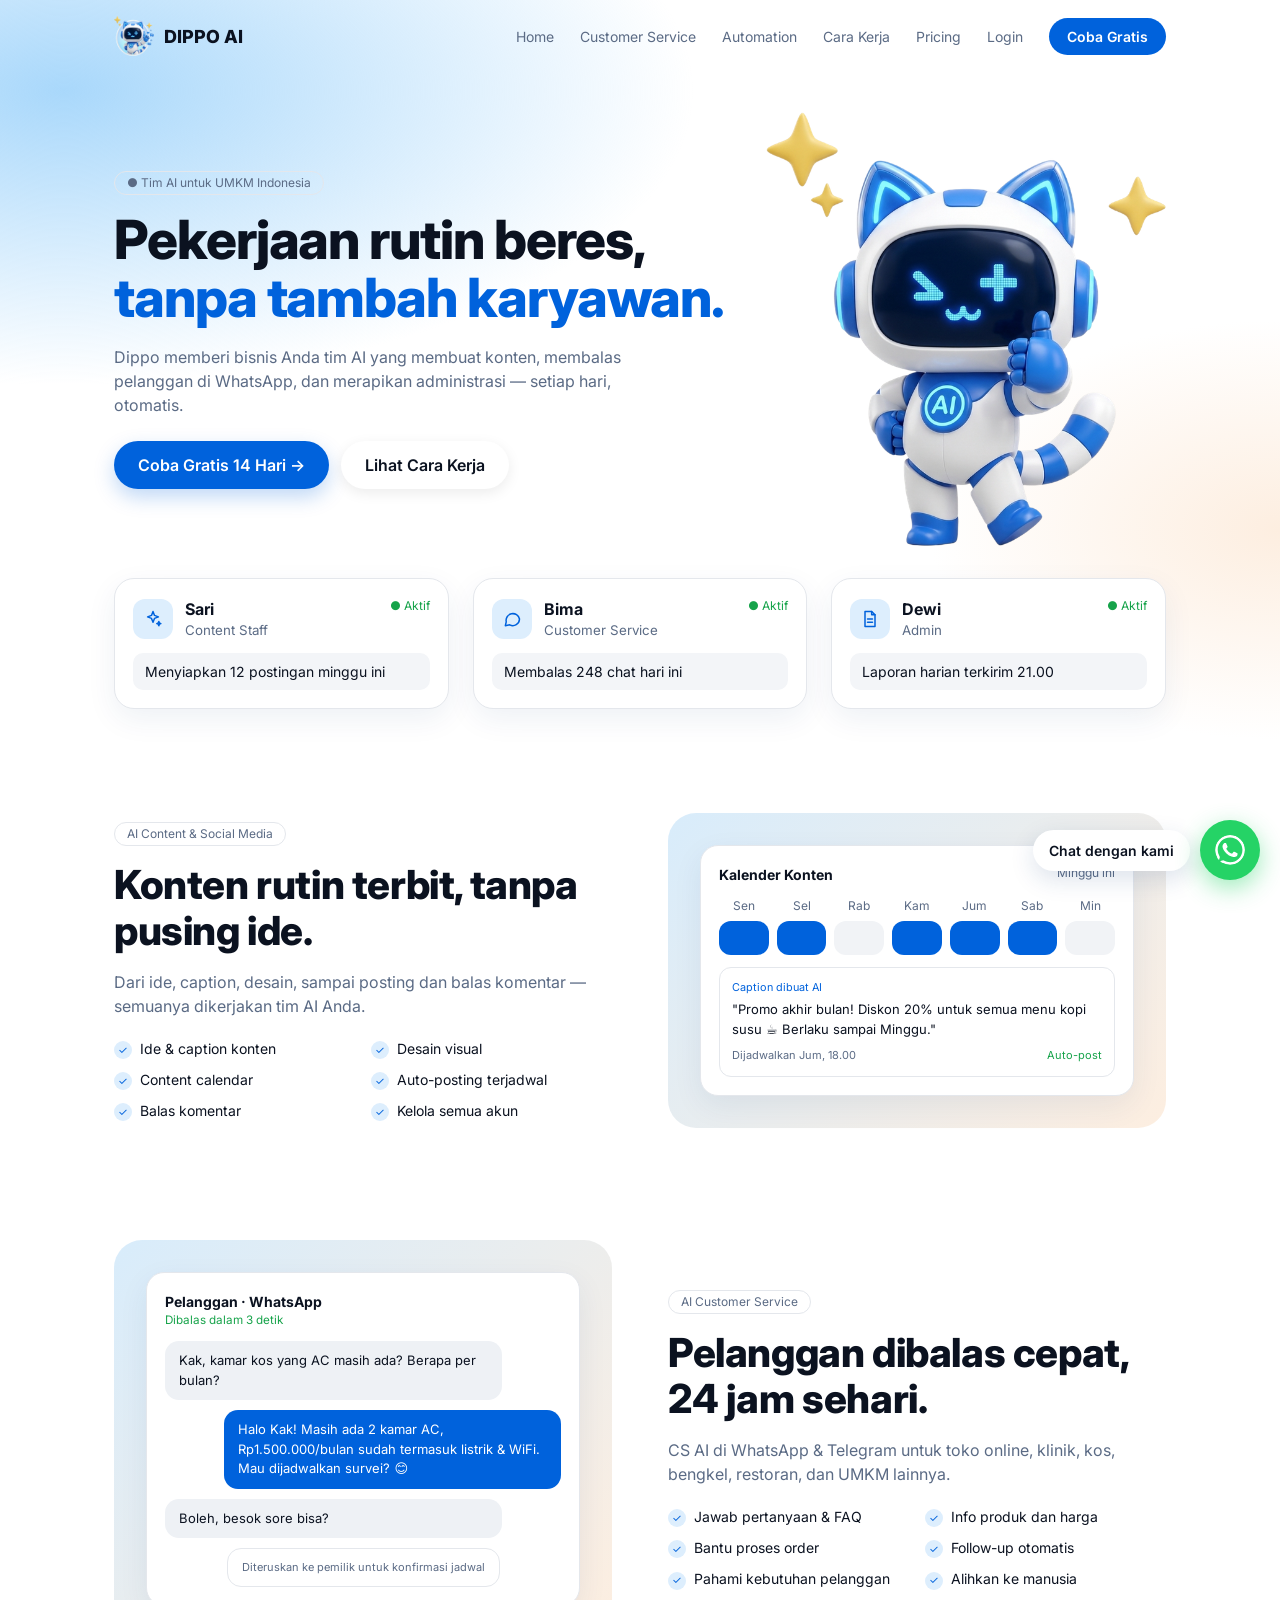
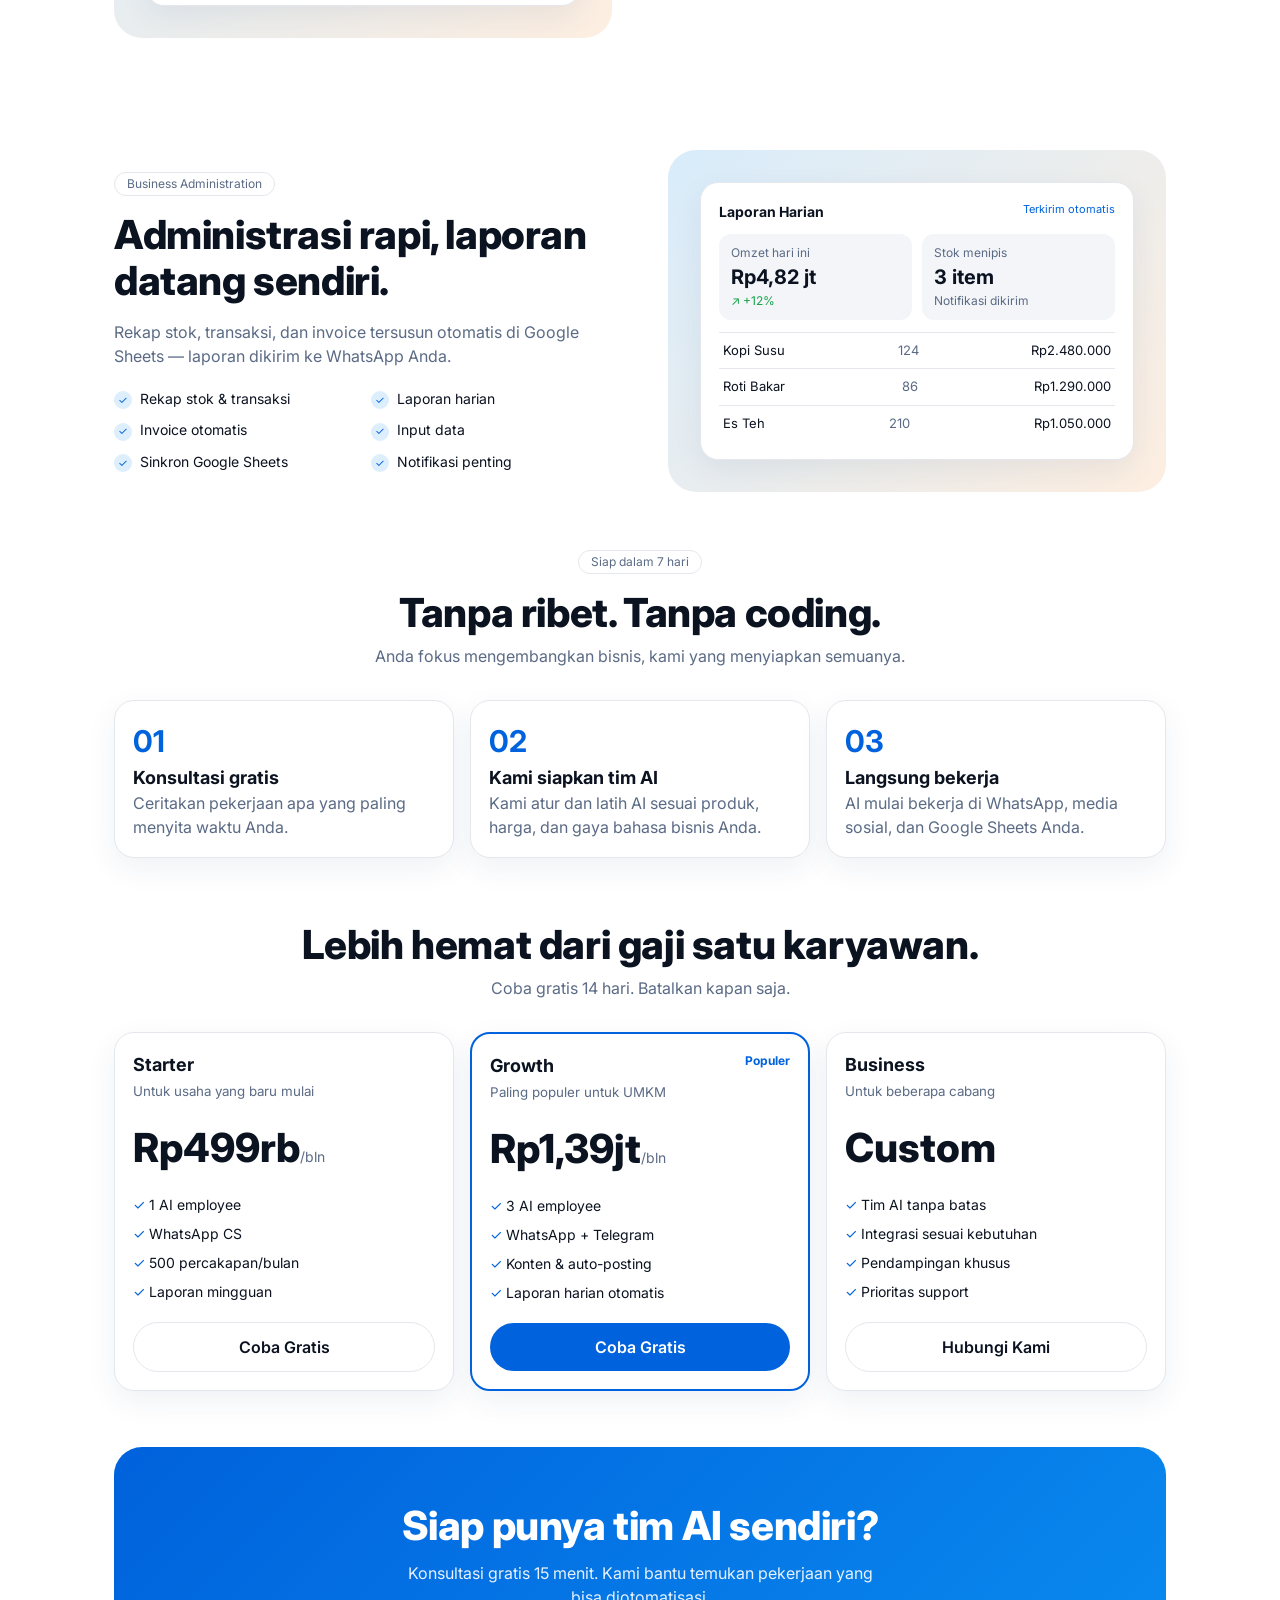
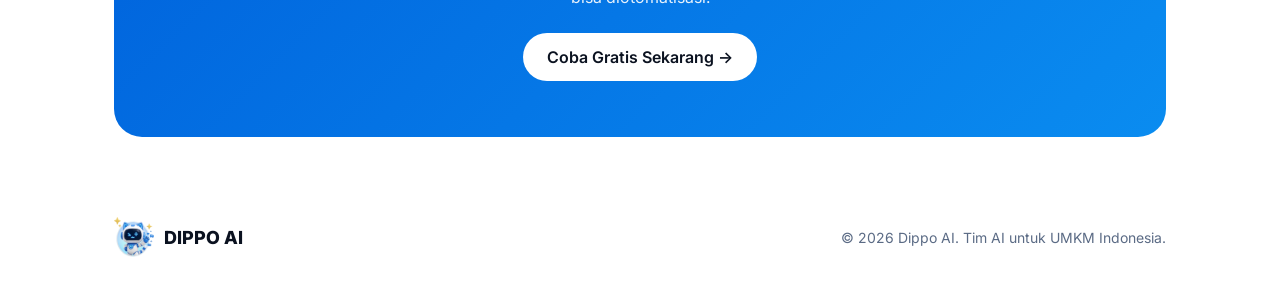
<file: index.html>
<!doctype html><html lang="id"><head><meta charset="utf-8"><meta name="viewport" content="width=device-width,initial-scale=1"><title>DIPPO AI - Tim AI untuk UMKM</title><link rel="preconnect" href="https://fonts.googleapis.com"><link href="https://fonts.googleapis.com/css2?family=Inter:wght@400;500;600;700;800&display=swap" rel="stylesheet"><link rel="stylesheet" href="style.css"></head><body><div class="bg"><header><div class="wrap"><a class="logo" href="index.html"><img src="img/logo.png" alt="">DIPPO AI</a>
<nav><a href="index.html">Home</a><a href="#customer-service">Customer Service</a><a href="#automation">Automation</a><a href="cara-kerja.html">Cara Kerja</a><a href="#pricing">Pricing</a><a href="login.html">Login</a><a class="tombol kecil" href="coba-gratis.html">Coba Gratis</a></nav></div></header>
<section class="hero"><div class="wrap"><div><span class="label">● Tim AI untuk UMKM Indonesia</span>
<h1>Pekerjaan rutin beres,<br><span class="biru">tanpa tambah karyawan.</span></h1>
<p>Dippo memberi bisnis Anda tim AI yang membuat konten, membalas pelanggan di WhatsApp, dan merapikan administrasi — setiap hari, otomatis.</p>
<div class="aksi"><a class="tombol" href="coba-gratis.html">Coba Gratis 14 Hari →</a><a class="tombol putih" href="cara-kerja.html">Lihat Cara Kerja</a></div></div>
<img src="img/maskot.png" alt="Maskot DIPPO AI"></div>
<div class="wrap agen" style="margin-top:32px"><div class="kartu"><div class="atas"><span class="ikon"><svg viewBox="0 0 24 24" width="20" height="20" fill="none" stroke="#0062dc" stroke-width="1.8" stroke-linecap="round" stroke-linejoin="round"><path d="M12 3l1.8 4.7L18.5 9.5l-4.7 1.8L12 16l-1.8-4.7L5.5 9.5l4.7-1.8z"/><path d="M19 15l.7 1.8 1.8.7-1.8.7L19 20l-.7-1.8-1.8-.7 1.8-.7z"/></svg></span><div><b>Sari</b><small>Content Staff</small></div><span class="aktif">● Aktif</span></div><div class="tugas">Menyiapkan 12 postingan minggu ini</div></div><div class="kartu"><div class="atas"><span class="ikon"><svg viewBox="0 0 24 24" width="20" height="20" fill="none" stroke="#0062dc" stroke-width="1.8" stroke-linecap="round" stroke-linejoin="round"><path d="M21 12a8 8 0 0 1-11.7 7L4 20l1.1-4.6A8 8 0 1 1 21 12z"/></svg></span><div><b>Bima</b><small>Customer Service</small></div><span class="aktif">● Aktif</span></div><div class="tugas">Membalas 248 chat hari ini</div></div><div class="kartu"><div class="atas"><span class="ikon"><svg viewBox="0 0 24 24" width="20" height="20" fill="none" stroke="#0062dc" stroke-width="1.8" stroke-linecap="round" stroke-linejoin="round"><path d="M6 3h8l4 4v14H6z"/><path d="M14 3v4h4M9 12h6M9 16h6"/></svg></span><div><b>Dewi</b><small>Admin</small></div><span class="aktif">● Aktif</span></div><div class="tugas">Laporan harian terkirim 21.00</div></div></div></section></div>

<main class="wrap">
<section class="blok" id="content"><div><span class="label">AI Content &amp; Social Media</span><h2>Konten rutin terbit, tanpa pusing ide.</h2><p>Dari ide, caption, desain, sampai posting dan balas komentar — semuanya dikerjakan tim AI Anda.</p>
<ul class="centang"><li>Ide &amp; caption konten<li>Desain visual<li>Content calendar<li>Auto-posting terjadwal<li>Balas komentar<li>Kelola semua akun</ul></div>
<div class="mock"><div class="kartu"><b>Kalender Konten</b><span class="abu" style="float:right;font-size:12px">Minggu ini</span>
<div class="hari"><div>Sen<i class="on"></i></div><div>Sel<i class="on"></i></div><div>Rab<i></i></div><div>Kam<i class="on"></i></div><div>Jum<i class="on"></i></div><div>Sab<i class="on"></i></div><div>Min<i></i></div></div>
<div class="cap"><small>Caption dibuat AI</small>"Promo akhir bulan! Diskon 20% untuk semua menu kopi susu ☕ Berlaku sampai Minggu."<div class="abu" style="font-size:11px;margin-top:8px">Dijadwalkan Jum, 18.00 <span style="float:right;color:#16a34a">Auto-post</span></div></div></div></div></section>

<section class="blok balik" id="customer-service"><div><span class="label">AI Customer Service</span><h2>Pelanggan dibalas cepat, 24 jam sehari.</h2><p>CS AI di WhatsApp &amp; Telegram untuk toko online, klinik, kos, bengkel, restoran, dan UMKM lainnya.</p>
<ul class="centang"><li>Jawab pertanyaan &amp; FAQ<li>Info produk dan harga<li>Bantu proses order<li>Follow-up otomatis<li>Pahami kebutuhan pelanggan<li>Alihkan ke manusia</ul></div>
<div class="mock"><div class="kartu"><b>Pelanggan · WhatsApp</b><small class="abu" style="display:block;color:#16a34a;margin-bottom:12px">Dibalas dalam 3 detik</small>
<div class="chat"><span>Kak, kamar kos yang AC masih ada? Berapa per bulan?</span><span class="bot">Halo Kak! Masih ada 2 kamar AC, Rp1.500.000/bulan sudah termasuk listrik &amp; WiFi. Mau dijadwalkan survei? 😊</span><span>Boleh, besok sore bisa?</span><span class="info">Diteruskan ke pemilik untuk konfirmasi jadwal</span></div></div></div></section>

<section class="blok" id="automation"><div><span class="label">Business Administration</span><h2>Administrasi rapi, laporan datang sendiri.</h2><p>Rekap stok, transaksi, dan invoice tersusun otomatis di Google Sheets — laporan dikirim ke WhatsApp Anda.</p>
<ul class="centang"><li>Rekap stok &amp; transaksi<li>Laporan harian<li>Invoice otomatis<li>Input data<li>Sinkron Google Sheets<li>Notifikasi penting</ul></div>
<div class="mock"><div class="kartu"><b>Laporan Harian</b><span class="biru" style="float:right;font-size:11px">Terkirim otomatis</span>
<div class="angka"><div>Omzet hari ini<b>Rp4,82 jt</b><span style="color:#16a34a">↗ +12%</span></div><div>Stok menipis<b>3 item</b>Notifikasi dikirim</div></div>
<div class="tabel"><div><span>Kopi Susu</span><span class="abu">124</span><span>Rp2.480.000</span></div><div><span>Roti Bakar</span><span class="abu">86</span><span>Rp1.290.000</span></div><div><span>Es Teh</span><span class="abu">210</span><span>Rp1.050.000</span></div></div></div></div></section>

<section class="tengah"><span class="label">Siap dalam 7 hari</span><h2>Tanpa ribet. Tanpa coding.</h2><p class="abu" style="margin-top:8px">Anda fokus mengembangkan bisnis, kami yang menyiapkan semuanya.</p>
<div class="langkah"><div class="kartu"><b class="no">01</b><h3>Konsultasi gratis</h3><p class="abu">Ceritakan pekerjaan apa yang paling menyita waktu Anda.</p></div><div class="kartu"><b class="no">02</b><h3>Kami siapkan tim AI</h3><p class="abu">Kami atur dan latih AI sesuai produk, harga, dan gaya bahasa bisnis Anda.</p></div><div class="kartu"><b class="no">03</b><h3>Langsung bekerja</h3><p class="abu">AI mulai bekerja di WhatsApp, media sosial, dan Google Sheets Anda.</p></div></div></section>

<section class="tengah" id="pricing"><h2>Lebih hemat dari gaji satu karyawan.</h2><p class="abu" style="margin-top:8px">Coba gratis 14 hari. Batalkan kapan saja.</p>
<div class="harga">
<div class="kartu"><h3>Starter</h3><small class="abu">Untuk usaha yang baru mulai</small><div class="nominal">Rp499rb<small>/bln</small></div><ul><li>1 AI employee<li>WhatsApp CS<li>500 percakapan/bulan<li>Laporan mingguan</ul><a class="tombol" href="coba-gratis.html">Coba Gratis</a></div>
<div class="kartu pop"><h3>Growth <small class="biru" style="font-size:12px;float:right">Populer</small></h3><small class="abu">Paling populer untuk UMKM</small><div class="nominal">Rp1,39jt<small>/bln</small></div><ul><li>3 AI employee<li>WhatsApp + Telegram<li>Konten &amp; auto-posting<li>Laporan harian otomatis</ul><a class="tombol" href="coba-gratis.html">Coba Gratis</a></div>
<div class="kartu"><h3>Business</h3><small class="abu">Untuk beberapa cabang</small><div class="nominal">Custom</div><ul><li>Tim AI tanpa batas<li>Integrasi sesuai kebutuhan<li>Pendampingan khusus<li>Prioritas support</ul><a class="tombol" href="hubungi-kami.html">Hubungi Kami</a></div></div></section>

<section class="cta"><h2>Siap punya tim AI sendiri?</h2><p>Konsultasi gratis 15 menit. Kami bantu temukan pekerjaan yang bisa diotomatisasi.</p><a class="tombol" href="coba-gratis.html">Coba Gratis Sekarang →</a></section></main>
<footer><div class="wrap"><a class="logo" href="index.html"><img src="img/logo.png" alt="">DIPPO AI</a><span>© 2026 Dippo AI. Tim AI untuk UMKM Indonesia.</span></div></footer><a class="wa-float" data-wa="Halo DIPPO AI, saya tertarik dengan tim AI untuk bisnis saya." target="_blank" rel="noopener" href="#" aria-label="Chat WhatsApp"><span class="wa-bubble">Chat dengan kami</span><svg viewBox="0 0 24 24" aria-hidden="true"><path d="M17.472 14.382c-.297-.149-1.758-.867-2.03-.967-.273-.099-.471-.148-.67.15-.197.297-.767.966-.94 1.164-.173.199-.347.223-.644.075-.297-.15-1.255-.463-2.39-1.475-.883-.788-1.48-1.761-1.653-2.059-.173-.297-.018-.458.13-.606.134-.133.298-.347.446-.52.149-.174.198-.298.298-.497.099-.198.05-.371-.025-.52-.075-.149-.669-1.612-.916-2.207-.242-.579-.487-.5-.669-.51-.173-.008-.371-.01-.57-.01-.198 0-.52.074-.792.372-.272.297-1.04 1.016-1.04 2.479 0 1.462 1.065 2.875 1.213 3.074.149.198 2.096 3.2 5.077 4.487.709.306 1.262.489 1.694.625.712.227 1.36.195 1.871.118.571-.085 1.758-.719 2.006-1.413.248-.694.248-1.289.173-1.413-.074-.124-.272-.198-.57-.347m-5.421 7.403h-.004a9.87 9.87 0 01-5.031-1.378l-.361-.214-3.741.982.998-3.648-.235-.374a9.86 9.86 0 01-1.51-5.26c.001-5.45 4.436-9.884 9.888-9.884 2.64 0 5.122 1.03 6.988 2.898a9.825 9.825 0 012.893 6.994c-.003 5.45-4.437 9.884-9.885 9.884m8.413-18.297A11.815 11.815 0 0012.05 0C5.495 0 .16 5.335.157 11.892c0 2.096.547 4.142 1.588 5.945L.057 24l6.305-1.654a11.882 11.882 0 005.683 1.448h.005c6.554 0 11.89-5.335 11.893-11.893a11.821 11.821 0 00-3.48-8.413Z"/></svg></a>
<script src="script.js"></script></body></html>
</file>
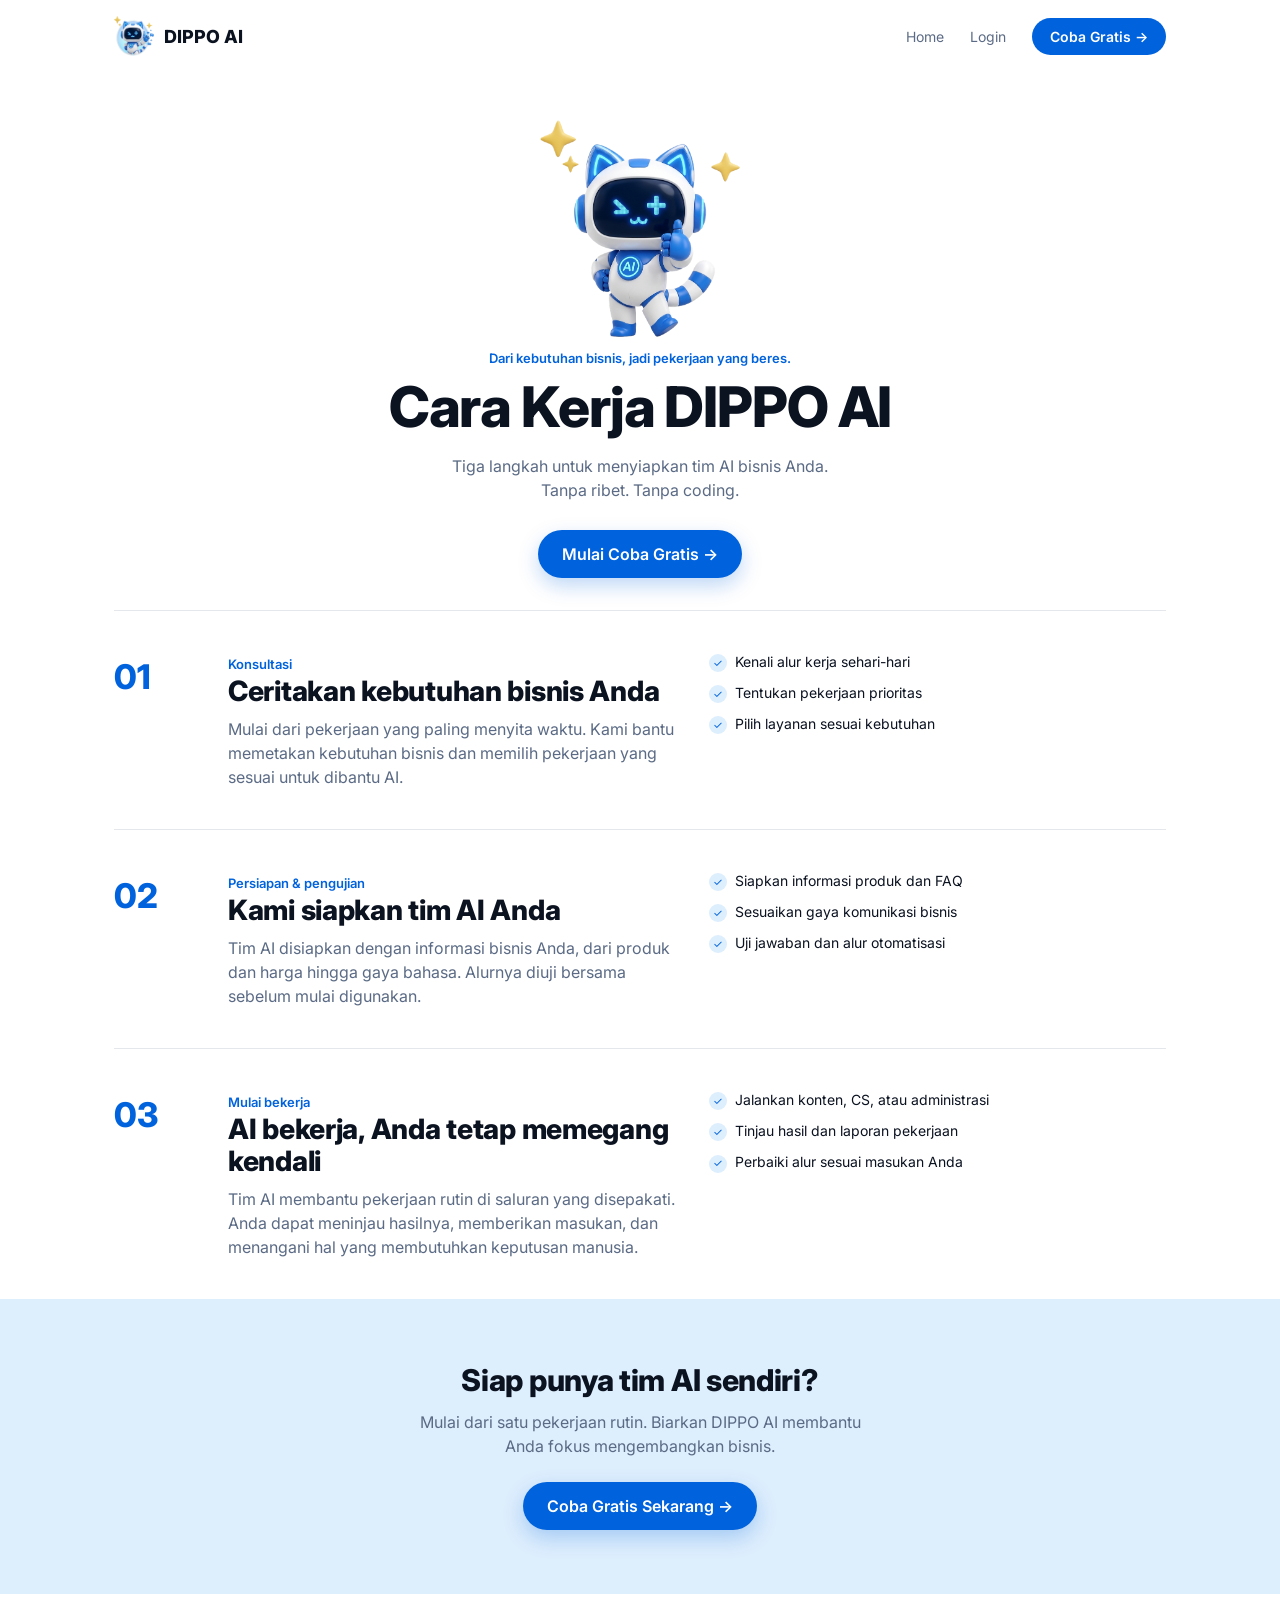
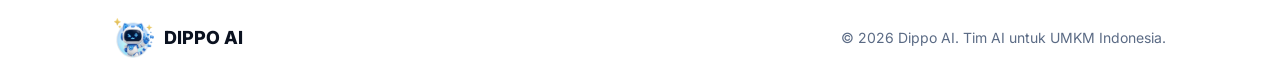
<file: cara-kerja.html>
<!doctype html><html lang="id"><head><meta charset="utf-8"><meta name="viewport" content="width=device-width,initial-scale=1"><title>Cara Kerja - DIPPO AI</title><link rel="preconnect" href="https://fonts.googleapis.com"><link href="https://fonts.googleapis.com/css2?family=Inter:wght@400;500;600;700;800&display=swap" rel="stylesheet"><link rel="stylesheet" href="style.css"></head><body><header><div class="wrap"><a class="logo" href="index.html"><img src="img/logo.png" alt="">DIPPO AI</a><nav><a href="index.html">Home</a><a href="login.html">Login</a><a class="tombol kecil" href="coba-gratis.html">Coba Gratis →</a></nav></div></header>
<main><section class="kontak wrap" style="padding-bottom:32px"><img src="img/maskot.png" alt=""><span class="kecil-label">Dari kebutuhan bisnis, jadi pekerjaan yang beres.</span><h1>Cara Kerja DIPPO AI</h1><p>Tiga langkah untuk menyiapkan tim AI bisnis Anda.<br>Tanpa ribet. Tanpa coding.</p><a class="tombol" href="coba-gratis.html">Mulai Coba Gratis →</a></section>
<div class="wrap">
<div class="cara"><span class="no">01</span><div><span class="kecil-label">Konsultasi</span><h2 style="font-size:28px">Ceritakan kebutuhan bisnis Anda</h2><p>Mulai dari pekerjaan yang paling menyita waktu. Kami bantu memetakan kebutuhan bisnis dan memilih pekerjaan yang sesuai untuk dibantu AI.</p></div><ul class="centang" style="grid-template-columns:1fr"><li>Kenali alur kerja sehari-hari<li>Tentukan pekerjaan prioritas<li>Pilih layanan sesuai kebutuhan</ul></div>
<div class="cara"><span class="no">02</span><div><span class="kecil-label">Persiapan &amp; pengujian</span><h2 style="font-size:28px">Kami siapkan tim AI Anda</h2><p>Tim AI disiapkan dengan informasi bisnis Anda, dari produk dan harga hingga gaya bahasa. Alurnya diuji bersama sebelum mulai digunakan.</p></div><ul class="centang" style="grid-template-columns:1fr"><li>Siapkan informasi produk dan FAQ<li>Sesuaikan gaya komunikasi bisnis<li>Uji jawaban dan alur otomatisasi</ul></div>
<div class="cara"><span class="no">03</span><div><span class="kecil-label">Mulai bekerja</span><h2 style="font-size:28px">AI bekerja, Anda tetap memegang kendali</h2><p>Tim AI membantu pekerjaan rutin di saluran yang disepakati. Anda dapat meninjau hasilnya, memberikan masukan, dan menangani hal yang membutuhkan keputusan manusia.</p></div><ul class="centang" style="grid-template-columns:1fr"><li>Jalankan konten, CS, atau administrasi<li>Tinjau hasil dan laporan pekerjaan<li>Perbaiki alur sesuai masukan Anda</ul></div></div>
<section class="cta-muda"><div class="wrap"><h2 style="font-size:30px">Siap punya tim AI sendiri?</h2><p>Mulai dari satu pekerjaan rutin. Biarkan DIPPO AI membantu Anda fokus mengembangkan bisnis.</p><a class="tombol" href="coba-gratis.html">Coba Gratis Sekarang →</a></div></section></main>
<footer><div class="wrap"><a class="logo" href="index.html"><img src="img/logo.png" alt="">DIPPO AI</a><span>© 2026 Dippo AI. Tim AI untuk UMKM Indonesia.</span></div></footer><script src="script.js"></script></body></html>
</file>
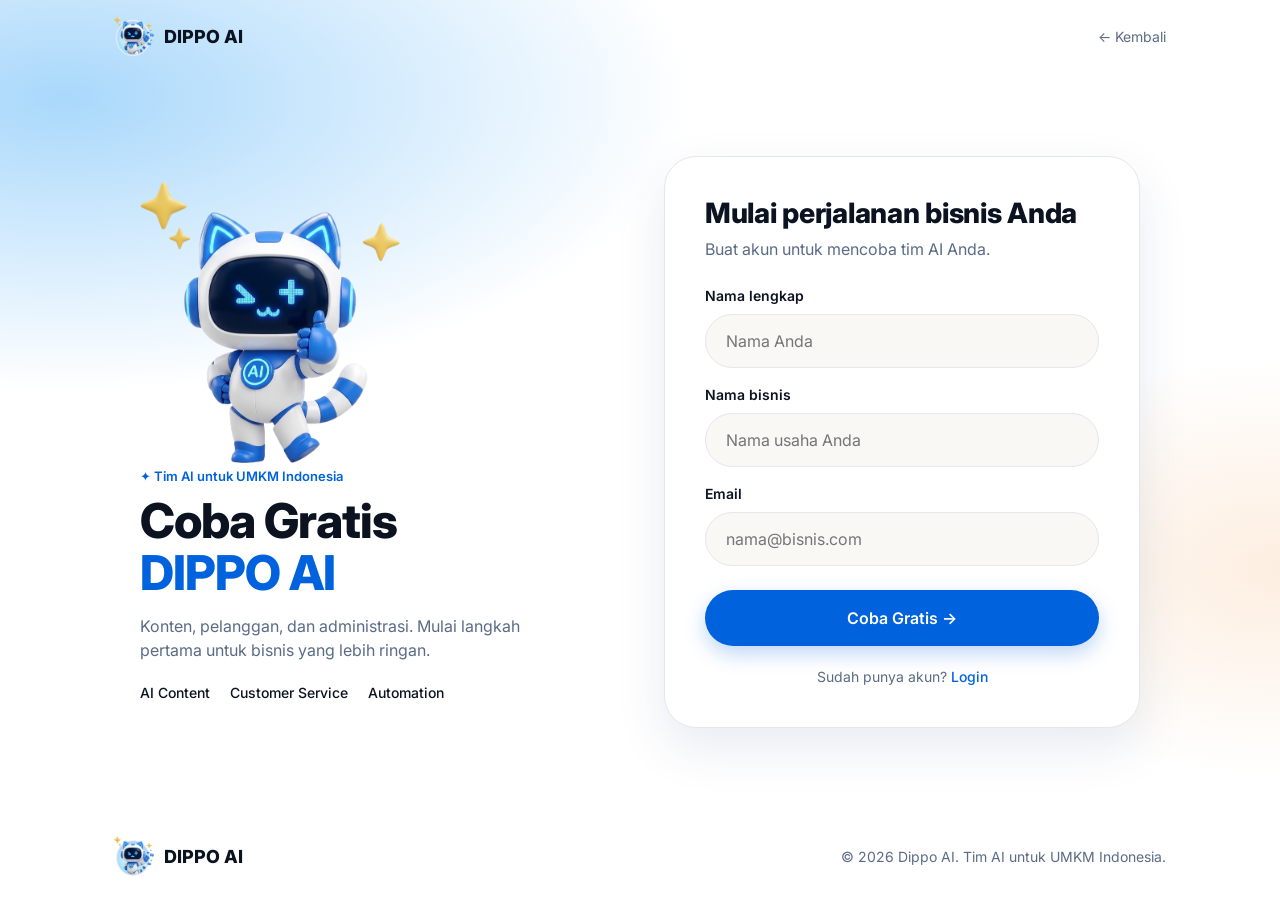
<file: coba-gratis.html>
<!doctype html><html lang="id"><head><meta charset="utf-8"><meta name="viewport" content="width=device-width,initial-scale=1"><title>Coba Gratis - DIPPO AI</title><link rel="preconnect" href="https://fonts.googleapis.com"><link href="https://fonts.googleapis.com/css2?family=Inter:wght@400;500;600;700;800&display=swap" rel="stylesheet"><link rel="stylesheet" href="style.css"></head><body><div class="bg"><header><div class="wrap"><a class="logo" href="index.html"><img src="img/logo.png" alt="">DIPPO AI</a><nav><a class="abu" href="index.html">← Kembali</a></nav></div></header>
<main class="tengah-hal"><div class="dua"><div class="kiri"><img src="img/maskot.png" alt="Maskot DIPPO AI"><span class="kecil-label">✦ Tim AI untuk UMKM Indonesia</span><h1>Coba Gratis<br><span class="biru">DIPPO AI</span></h1><p>Konten, pelanggan, dan administrasi. Mulai langkah pertama untuk bisnis yang lebih ringan.</p><div class="lain"><span>AI Content</span><span>Customer Service</span><span>Automation</span></div></div>
<form class="form" data-aksi="daftar"><h2>Mulai perjalanan bisnis Anda</h2><p>Buat akun untuk mencoba tim AI Anda.</p>
<label>Nama lengkap</label><input name="nama" placeholder="Nama Anda" required>
<label>Nama bisnis</label><input name="bisnis" placeholder="Nama usaha Anda" required>
<label>Email</label><input name="email" type="email" placeholder="nama@bisnis.com" required>
<button class="tombol besar">Coba Gratis →</button><div class="pesan"></div>
<div class="bawah">Sudah punya akun? <a href="login.html">Login</a></div></form></div></main></div>
<footer><div class="wrap"><a class="logo" href="index.html"><img src="img/logo.png" alt="">DIPPO AI</a><span>© 2026 Dippo AI. Tim AI untuk UMKM Indonesia.</span></div></footer><script src="script.js"></script></body></html>
</file>
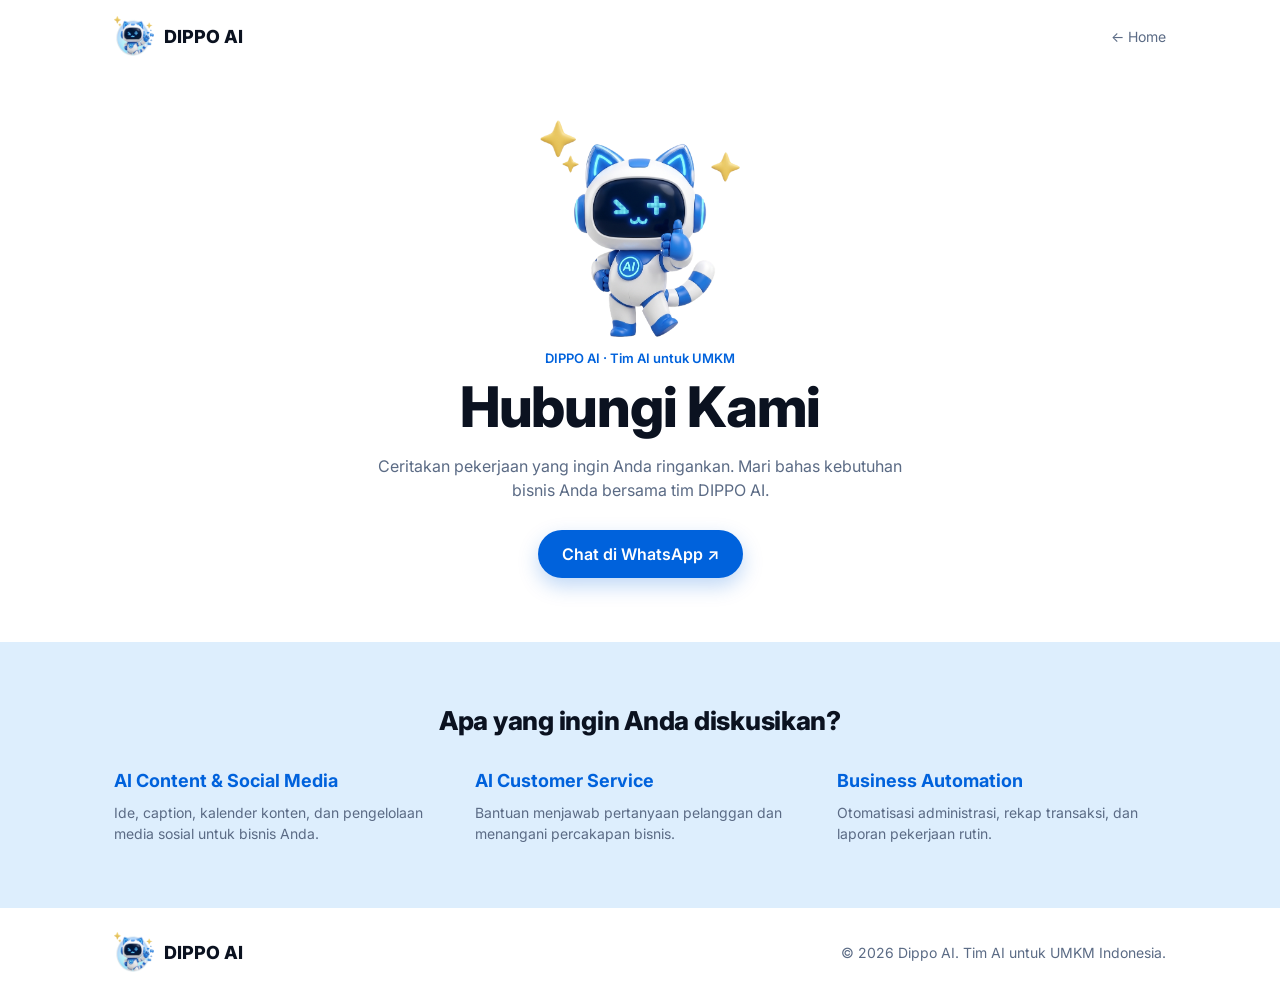
<file: hubungi-kami.html>
<!doctype html><html lang="id"><head><meta charset="utf-8"><meta name="viewport" content="width=device-width,initial-scale=1"><title>Hubungi Kami - DIPPO AI</title><link rel="preconnect" href="https://fonts.googleapis.com"><link href="https://fonts.googleapis.com/css2?family=Inter:wght@400;500;600;700;800&display=swap" rel="stylesheet"><link rel="stylesheet" href="style.css"></head><body><header><div class="wrap"><a class="logo" href="index.html"><img src="img/logo.png" alt="">DIPPO AI</a><nav><a class="abu" href="index.html">← Home</a></nav></div></header>
<main><section class="kontak wrap"><img src="img/maskot.png" alt=""><span class="kecil-label">DIPPO AI · Tim AI untuk UMKM</span><h1>Hubungi Kami</h1><p>Ceritakan pekerjaan yang ingin Anda ringankan. Mari bahas kebutuhan bisnis Anda bersama tim DIPPO AI.</p><a class="tombol" data-wa="Halo DIPPO AI, saya ingin berdiskusi." target="_blank" rel="noopener" href="#">Chat di WhatsApp ↗</a></section>
<section class="cta-muda"><div class="wrap"><h2 style="font-size:26px">Apa yang ingin Anda diskusikan?</h2><div class="tiga"><div><h3>AI Content &amp; Social Media</h3><p>Ide, caption, kalender konten, dan pengelolaan media sosial untuk bisnis Anda.</p></div><div><h3>AI Customer Service</h3><p>Bantuan menjawab pertanyaan pelanggan dan menangani percakapan bisnis.</p></div><div><h3>Business Automation</h3><p>Otomatisasi administrasi, rekap transaksi, dan laporan pekerjaan rutin.</p></div></div></div></section></main>
<footer><div class="wrap"><a class="logo" href="index.html"><img src="img/logo.png" alt="">DIPPO AI</a><span>© 2026 Dippo AI. Tim AI untuk UMKM Indonesia.</span></div></footer><script src="script.js"></script></body></html>
</file>
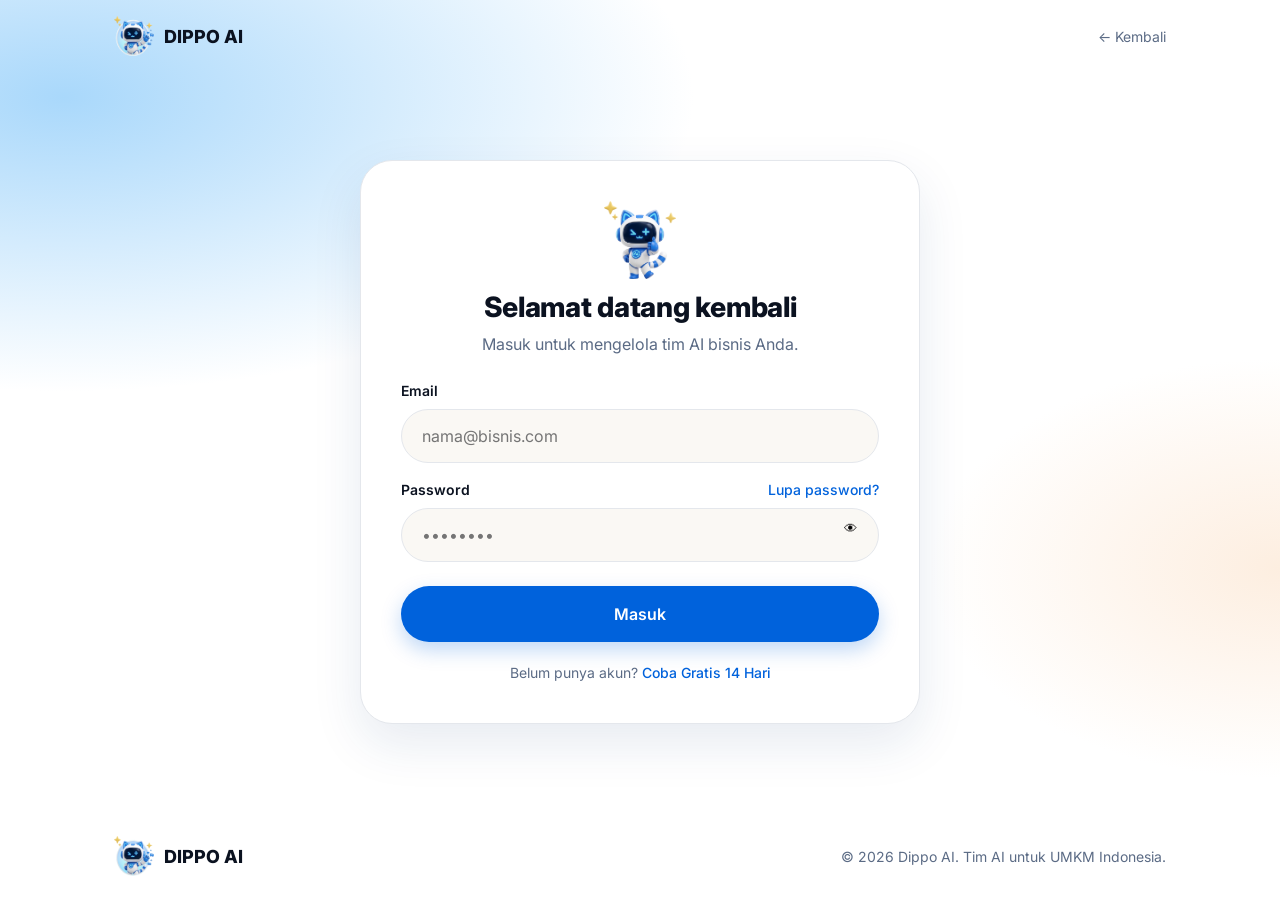
<file: login.html>
<!doctype html><html lang="id"><head><meta charset="utf-8"><meta name="viewport" content="width=device-width,initial-scale=1"><title>Login - DIPPO AI</title><link rel="preconnect" href="https://fonts.googleapis.com"><link href="https://fonts.googleapis.com/css2?family=Inter:wght@400;500;600;700;800&display=swap" rel="stylesheet"><link rel="stylesheet" href="style.css"></head><body><div class="bg"><header><div class="wrap"><a class="logo" href="index.html"><img src="img/logo.png" alt="">DIPPO AI</a><nav><a class="abu" href="index.html">← Kembali</a></nav></div></header>
<main class="tengah-hal"><form class="form tengah" data-aksi="login"><img class="m" src="img/maskot.png" alt="">
<h2>Selamat datang kembali</h2><p>Masuk untuk mengelola tim AI bisnis Anda.</p>
<label>Email</label><input type="email" placeholder="nama@bisnis.com" required>
<label>Password <a href="lupa-password.html">Lupa password?</a></label><div style="position:relative"><input type="password" placeholder="••••••••" required><button type="button" class="mata" style="position:absolute;right:16px;top:12px;border:0;background:none;cursor:pointer" aria-label="Tampilkan password">👁</button></div>
<button class="tombol besar">Masuk</button><div class="pesan"></div>
<div class="bawah">Belum punya akun? <a href="coba-gratis.html">Coba Gratis 14 Hari</a></div></form></main></div>
<footer><div class="wrap"><a class="logo" href="index.html"><img src="img/logo.png" alt="">DIPPO AI</a><span>© 2026 Dippo AI. Tim AI untuk UMKM Indonesia.</span></div></footer><script src="script.js"></script></body></html>
</file>
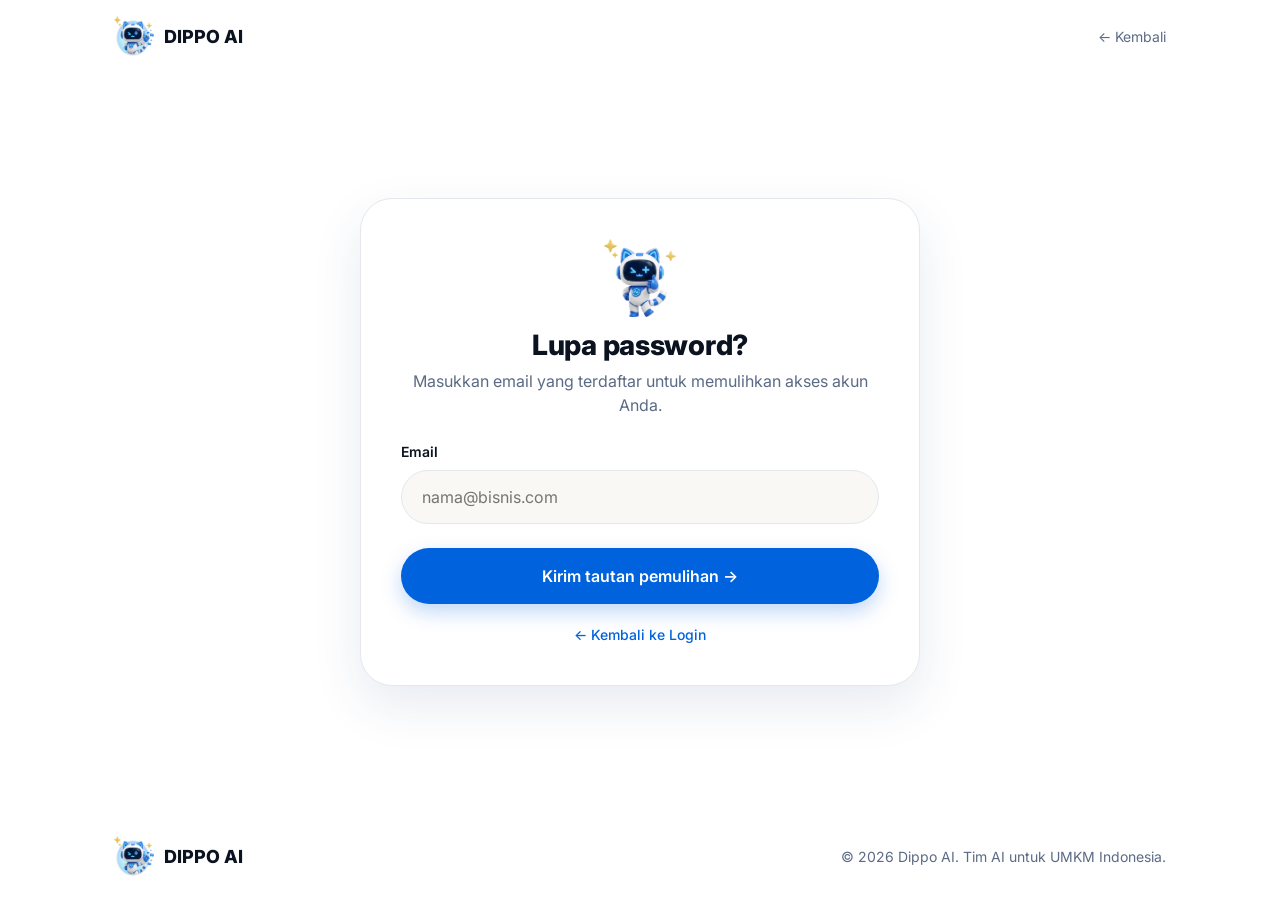
<file: lupa-password.html>
<!doctype html><html lang="id"><head><meta charset="utf-8"><meta name="viewport" content="width=device-width,initial-scale=1"><title>Lupa Password - DIPPO AI</title><link rel="preconnect" href="https://fonts.googleapis.com"><link href="https://fonts.googleapis.com/css2?family=Inter:wght@400;500;600;700;800&display=swap" rel="stylesheet"><link rel="stylesheet" href="style.css"></head><body><header><div class="wrap"><a class="logo" href="index.html"><img src="img/logo.png" alt="">DIPPO AI</a><nav><a class="abu" href="login.html">← Kembali</a></nav></div></header>
<main class="tengah-hal"><form class="form tengah" data-aksi="lupa"><img class="m" src="img/maskot.png" alt="">
<h2>Lupa password?</h2><p>Masukkan email yang terdaftar untuk memulihkan akses akun Anda.</p>
<label>Email</label><input type="email" placeholder="nama@bisnis.com" required>
<button class="tombol besar">Kirim tautan pemulihan →</button><div class="pesan"></div>
<div class="bawah"><a href="login.html">← Kembali ke Login</a></div></form></main>
<footer><div class="wrap"><a class="logo" href="index.html"><img src="img/logo.png" alt="">DIPPO AI</a><span>© 2026 Dippo AI. Tim AI untuk UMKM Indonesia.</span></div></footer><script src="script.js"></script></body></html>
</file>
<file: style.css>
/* DIPPO AI - gaya bersama untuk semua halaman */
:root{--biru:#0062dc;--teks:#0b1220;--abu:#5b6b85;--garis:#e4e7ec;--muda:#ddeefd;--input:#faf8f4}
*{box-sizing:border-box;margin:0}
body{font-family:Inter,system-ui,-apple-system,"Segoe UI",sans-serif;color:var(--teks);background:#fff;line-height:1.5}
a{color:inherit;text-decoration:none}
img{max-width:100%;display:block}
.wrap{max-width:1100px;margin:0 auto;padding:0 24px}
.bg{background:radial-gradient(900px 420px at 5% 12%,#a9d8fb 0,transparent 70%),radial-gradient(500px 300px at 100% 70%,#fdeee0 0,transparent 70%)}
header .wrap{display:flex;align-items:center;justify-content:space-between;height:72px;gap:16px}
.logo{display:flex;align-items:center;gap:10px;font-weight:800;font-size:18px}
.logo img{width:40px;height:40px}
nav{display:flex;align-items:center;gap:26px;font-size:14px;color:var(--abu)}
.tombol{display:inline-flex;align-items:center;justify-content:center;gap:8px;background:var(--biru);color:#fff;font-weight:600;border-radius:999px;padding:12px 24px;box-shadow:0 8px 20px rgba(0,98,220,.25);border:0;font:inherit;font-weight:600;cursor:pointer}
.tombol.kecil{padding:8px 18px;font-size:14px;box-shadow:none}
.tombol.putih{background:#fff;color:var(--teks);box-shadow:0 4px 14px rgba(0,0,0,.08)}
.tombol.besar{width:100%;padding:16px}
.tombol:focus-visible,a:focus-visible,input:focus-visible{outline:3px solid #7db4f5;outline-offset:2px}
.biru{color:var(--biru)}.abu{color:var(--abu)}.tengah{text-align:center}
.kecil-label{font-size:13px;font-weight:600;color:var(--biru)}
h1{font-size:clamp(34px,6vw,60px);line-height:1.08;font-weight:800;letter-spacing:-.02em}
h2{font-size:clamp(28px,4vw,40px);line-height:1.15;font-weight:800;letter-spacing:-.01em}
h3{font-size:18px;font-weight:700}
.hero{padding:40px 0 48px}
.hero .wrap{display:grid;grid-template-columns:1.85fr 1fr;align-items:center;gap:24px}
.hero p{color:var(--abu);max-width:520px;margin:18px 0 24px}
.hero .aksi{display:flex;gap:12px;flex-wrap:wrap}
.hero img{width:400px;max-width:none;margin:0 auto}
.hero h1{font-size:clamp(30px,4.8vw,54px);white-space:nowrap}
.agen{display:grid;grid-template-columns:repeat(3,1fr);gap:16px;margin-top:8px}
.kartu{background:#fff;border:1px solid var(--garis);border-radius:20px;padding:18px;box-shadow:0 10px 30px rgba(20,60,120,.07)}
.agen .kartu b{display:block}.agen small{color:var(--abu);display:block}
.hero .agen{grid-template-columns:repeat(3,1fr);margin-top:32px}
.atas{display:flex;align-items:center;gap:12px}
.ikon{width:40px;height:40px;border-radius:12px;background:var(--muda);display:grid;place-items:center;flex:none}
.agen .aktif{margin-left:auto;align-self:flex-start;font-size:12px;color:#16a34a}
.agen .tugas{background:#f3f5f8;border-radius:10px;padding:8px 12px;margin-top:12px;font-size:14px}
.blok{display:grid;grid-template-columns:1fr 1fr;gap:56px;align-items:center;padding:56px 0}
.blok.balik .mock{order:-1}
.label{display:inline-block;border:1px solid var(--garis);border-radius:999px;padding:2px 12px;font-size:12px;color:var(--abu);margin-bottom:16px}
.blok p{color:var(--abu);margin:16px 0 20px}
.centang{list-style:none;padding:0;display:grid;grid-template-columns:1fr 1fr;gap:10px 16px;font-size:14px}
.centang li:before{content:"✓";display:inline-grid;place-items:center;width:18px;height:18px;margin-right:8px;border-radius:50%;background:var(--muda);color:var(--biru);font-size:11px}
.mock{background:linear-gradient(135deg,#d8ecfb,#fdeee0);border-radius:28px;padding:32px}
.mock .kartu{border-radius:18px;font-size:14px}
.hari{display:grid;grid-template-columns:repeat(7,1fr);gap:8px;text-align:center;font-size:12px;color:var(--abu);margin:12px 0}
.hari i{display:block;height:34px;border-radius:12px;background:#f1f3f6;margin-top:6px}
.hari i.on{background:var(--biru)}
.cap{border:1px solid var(--garis);border-radius:12px;padding:12px;font-size:13px}
.cap small{color:var(--biru);display:block;margin-bottom:4px}
.chat{display:grid;gap:10px}
.chat span{background:#eef1f5;border-radius:14px;padding:10px 14px;max-width:85%;font-size:13px}
.chat .bot{background:var(--biru);color:#fff;justify-self:end}
.chat .info{background:#fff;border:1px solid var(--garis);justify-self:center;font-size:11px;color:var(--abu)}
.angka{display:grid;grid-template-columns:1fr 1fr;gap:10px;margin:12px 0}
.angka div{background:#f3f5f8;border-radius:12px;padding:10px 12px;font-size:12px;color:var(--abu)}
.angka b{display:block;font-size:20px;color:var(--teks)}
.tabel div{display:flex;justify-content:space-between;padding:8px 4px;font-size:13px;border-top:1px solid var(--garis)}
.langkah{display:grid;grid-template-columns:repeat(3,1fr);gap:16px;margin:32px 0 64px;text-align:left}
.langkah b.no{display:block;font-size:30px;color:var(--biru)}
.harga{display:grid;grid-template-columns:repeat(3,1fr);gap:16px;margin:32px 0;text-align:left}
.harga .pop{border:2px solid var(--biru)}
.harga .nominal{font-size:40px;font-weight:800;margin:16px 0}
.harga .nominal small{font-size:14px;font-weight:400;color:var(--abu)}
.harga ul{list-style:none;padding:0;display:grid;gap:8px;font-size:14px;margin-bottom:20px}
.harga ul li:before{content:"✓ ";color:var(--biru)}
.harga .tombol{width:100%;background:#fff;color:var(--teks);box-shadow:none;border:1px solid var(--garis)}
.harga .pop .tombol{background:var(--biru);color:#fff;border:0}
.cta{background:linear-gradient(135deg,#0062dc,#0a8cf0);color:#fff;border-radius:28px;padding:56px 24px;text-align:center;margin:56px 0}
.cta p{margin:12px auto 24px;max-width:480px;opacity:.9}
.cta .tombol{background:#fff;color:var(--teks);box-shadow:none}
.cta-muda{background:var(--muda);padding:64px 0;text-align:center}
.cta-muda p{color:var(--abu);max-width:480px;margin:12px auto 24px}
footer .wrap{display:flex;justify-content:space-between;align-items:center;height:88px;color:var(--abu);font-size:14px;gap:12px;flex-wrap:wrap}
footer .logo{color:var(--teks)}
.tengah-hal{min-height:calc(100vh - 160px);display:grid;place-items:center;padding:24px}
.form{background:#fff;border:1px solid var(--garis);border-radius:32px;padding:40px;width:100%;max-width:560px;box-shadow:0 20px 50px rgba(20,60,120,.1)}
.form .m{width:72px;margin:0 auto 12px}
.form h2{font-size:28px}
.form>p{color:var(--abu);margin:8px 0 24px}
.form label{display:flex;justify-content:space-between;font-size:14px;font-weight:600;margin:16px 0 8px}
.form label a{color:var(--biru);font-weight:500}
.form input{width:100%;border:1px solid var(--garis);background:var(--input);border-radius:999px;padding:14px 20px;font:inherit}
.form .tombol{margin-top:24px}
.form .bawah{margin-top:20px;text-align:center;font-size:14px;color:var(--abu)}
.form .bawah a{color:var(--biru);font-weight:500}
.pesan{display:none;margin-top:16px;background:var(--muda);border-radius:12px;padding:12px 16px;font-size:14px}
.dua{display:grid;grid-template-columns:1fr 1fr;gap:48px;align-items:center;width:100%;max-width:1000px}
.dua .kiri img{width:260px}
.dua .kiri h1{font-size:clamp(34px,5vw,48px);margin:8px 0 16px}
.dua .kiri p{color:var(--abu);max-width:420px}
.dua .kiri .lain{display:flex;gap:20px;margin-top:20px;font-size:14px;font-weight:500;flex-wrap:wrap}
.kontak{padding:48px 0 64px;text-align:center}
.kontak img{width:200px;margin:0 auto 8px}
.kontak h1{font-size:clamp(36px,6vw,56px);margin:8px 0 16px}
.kontak p{color:var(--abu);max-width:560px;margin:0 auto 28px}
.tiga{display:grid;grid-template-columns:repeat(3,1fr);gap:32px;text-align:left;margin-top:32px}
.tiga p{color:var(--abu);font-size:14px;margin:8px 0 0;max-width:none}
.tiga h3{color:var(--biru)}
.baris{display:flex;flex-direction:column}
.cara{display:grid;grid-template-columns:90px 1fr 1fr;gap:24px;padding:40px 0;border-top:1px solid var(--garis);align-items:start}
.cara .no{font-size:34px;font-weight:800;color:var(--biru)}
.cara p{color:var(--abu);margin-top:10px}
@media(max-width:800px){
 nav a:not(.tombol){display:none}
 .hero .wrap,.blok,.dua,.cara{grid-template-columns:1fr;gap:24px}
 .agen,.hero .agen,.langkah,.harga,.tiga{grid-template-columns:1fr}
 .blok.balik .mock{order:0}
 .centang{grid-template-columns:1fr}
 .hero img{width:250px;max-width:100%}
 .hero h1{white-space:normal;font-size:clamp(32px,9vw,44px)}
 .form{padding:28px 20px}
}

/* Tombol WhatsApp melayang (tetap di pojok kanan bawah saat halaman digulir) */
.wa-float{position:fixed;right:20px;bottom:calc(20px + env(safe-area-inset-bottom,0px));z-index:50;display:flex;align-items:center;gap:10px}
.wa-float svg{width:60px;height:60px;padding:15px;border-radius:50%;background:#25d366;fill:#fff;box-shadow:0 8px 24px rgba(37,211,102,.45);transition:transform .2s}
.wa-float:hover svg{transform:scale(1.08)}
.wa-bubble{background:#fff;color:var(--teks);font-size:14px;font-weight:600;padding:10px 16px;border-radius:999px;box-shadow:0 8px 24px rgba(20,60,120,.15)}
@media(max-width:800px){.wa-bubble{display:none}.wa-float{right:16px;bottom:calc(16px + env(safe-area-inset-bottom,0px))}}
</file>
